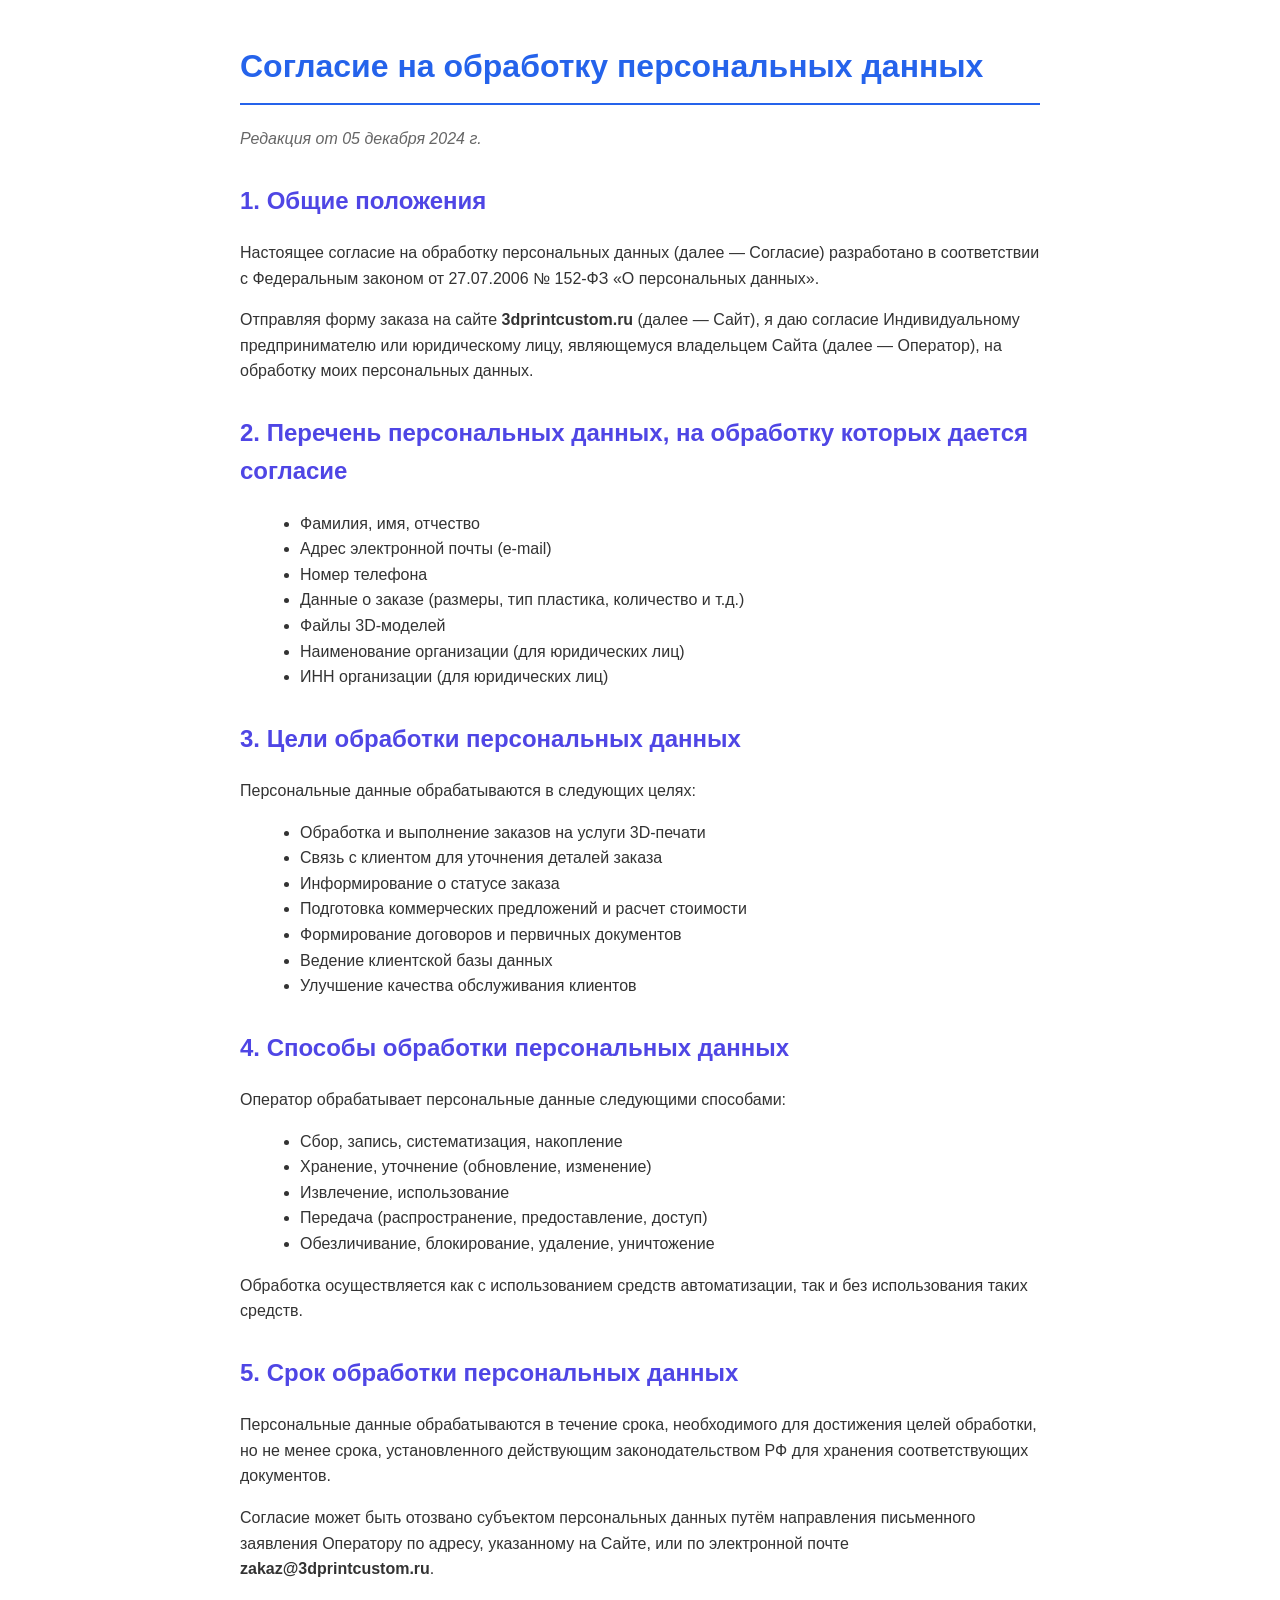
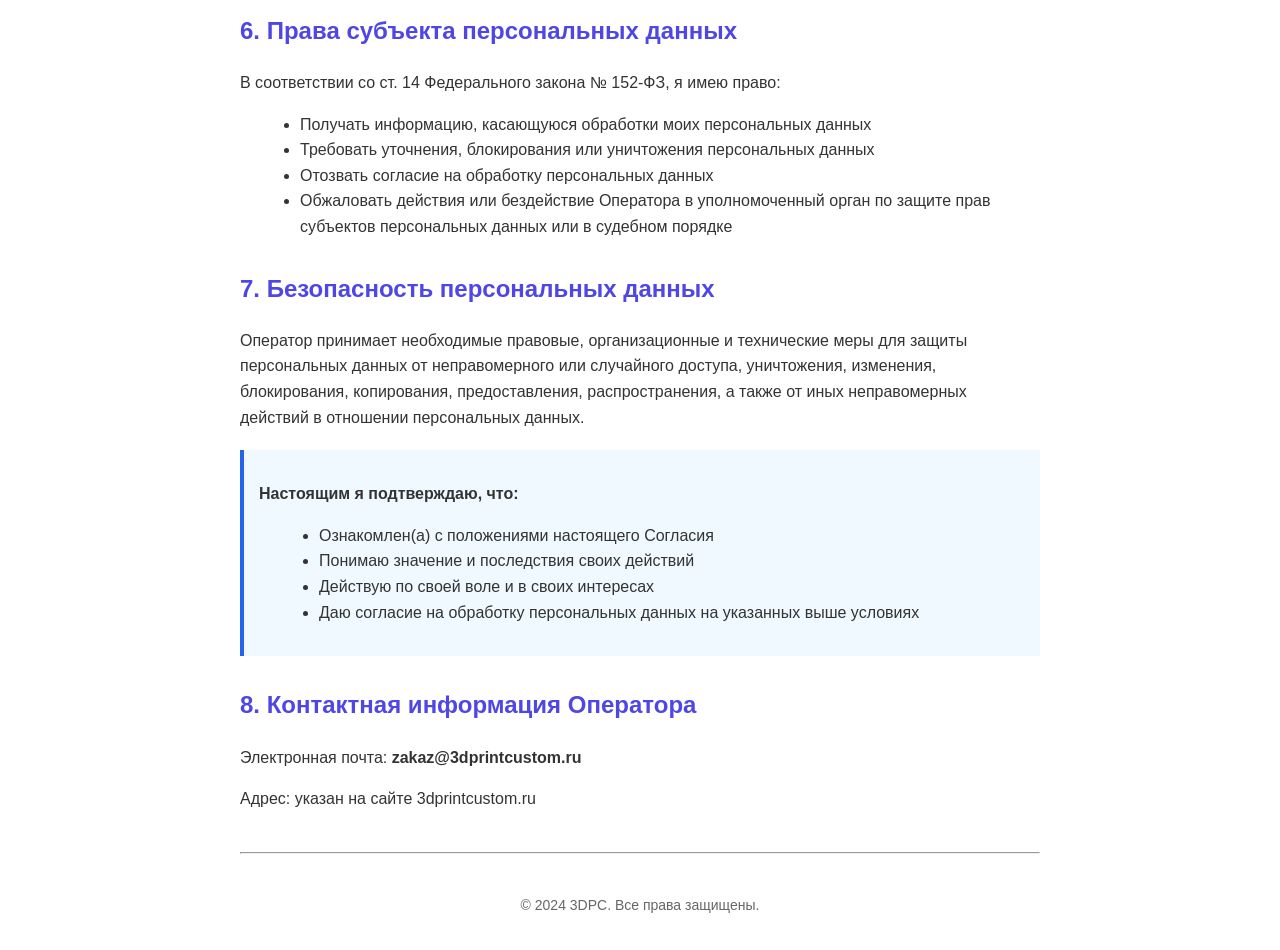
<file: public/privacy-policy.html>
<!DOCTYPE html>
<html lang="ru">
<head>
    <meta charset="UTF-8">
    <meta name="viewport" content="width=device-width, initial-scale=1.0">
    <title>Согласие на обработку персональных данных - 3DPC</title>
    <style>
        body {
            font-family: Arial, sans-serif;
            line-height: 1.6;
            max-width: 800px;
            margin: 0 auto;
            padding: 20px;
            color: #333;
        }
        h1 {
            color: #2563eb;
            border-bottom: 2px solid #2563eb;
            padding-bottom: 10px;
        }
        h2 {
            color: #4f46e5;
            margin-top: 30px;
        }
        .section {
            margin-bottom: 20px;
        }
        .date {
            color: #666;
            font-style: italic;
        }
        ul {
            margin-left: 20px;
        }
        .important {
            background-color: #f0f9ff;
            padding: 15px;
            border-left: 4px solid #2563eb;
            margin: 20px 0;
        }
    </style>
</head>
<body>
    <h1>Согласие на обработку персональных данных</h1>
    <p class="date">Редакция от 05 декабря 2024 г.</p>

    <div class="section">
        <h2>1. Общие положения</h2>
        <p>Настоящее согласие на обработку персональных данных (далее — Согласие) разработано в соответствии с Федеральным законом от 27.07.2006 № 152-ФЗ «О персональных данных».</p>
        <p>Отправляя форму заказа на сайте <strong>3dprintcustom.ru</strong> (далее — Сайт), я даю согласие Индивидуальному предпринимателю или юридическому лицу, являющемуся владельцем Сайта (далее — Оператор), на обработку моих персональных данных.</p>
    </div>

    <div class="section">
        <h2>2. Перечень персональных данных, на обработку которых дается согласие</h2>
        <ul>
            <li>Фамилия, имя, отчество</li>
            <li>Адрес электронной почты (e-mail)</li>
            <li>Номер телефона</li>
            <li>Данные о заказе (размеры, тип пластика, количество и т.д.)</li>
            <li>Файлы 3D-моделей</li>
            <li>Наименование организации (для юридических лиц)</li>
            <li>ИНН организации (для юридических лиц)</li>
        </ul>
    </div>

    <div class="section">
        <h2>3. Цели обработки персональных данных</h2>
        <p>Персональные данные обрабатываются в следующих целях:</p>
        <ul>
            <li>Обработка и выполнение заказов на услуги 3D-печати</li>
            <li>Связь с клиентом для уточнения деталей заказа</li>
            <li>Информирование о статусе заказа</li>
            <li>Подготовка коммерческих предложений и расчет стоимости</li>
            <li>Формирование договоров и первичных документов</li>
            <li>Ведение клиентской базы данных</li>
            <li>Улучшение качества обслуживания клиентов</li>
        </ul>
    </div>

    <div class="section">
        <h2>4. Способы обработки персональных данных</h2>
        <p>Оператор обрабатывает персональные данные следующими способами:</p>
        <ul>
            <li>Сбор, запись, систематизация, накопление</li>
            <li>Хранение, уточнение (обновление, изменение)</li>
            <li>Извлечение, использование</li>
            <li>Передача (распространение, предоставление, доступ)</li>
            <li>Обезличивание, блокирование, удаление, уничтожение</li>
        </ul>
        <p>Обработка осуществляется как с использованием средств автоматизации, так и без использования таких средств.</p>
    </div>

    <div class="section">
        <h2>5. Срок обработки персональных данных</h2>
        <p>Персональные данные обрабатываются в течение срока, необходимого для достижения целей обработки, но не менее срока, установленного действующим законодательством РФ для хранения соответствующих документов.</p>
        <p>Согласие может быть отозвано субъектом персональных данных путём направления письменного заявления Оператору по адресу, указанному на Сайте, или по электронной почте <strong>zakaz@3dprintcustom.ru</strong>.</p>
    </div>

    <div class="section">
        <h2>6. Права субъекта персональных данных</h2>
        <p>В соответствии со ст. 14 Федерального закона № 152-ФЗ, я имею право:</p>
        <ul>
            <li>Получать информацию, касающуюся обработки моих персональных данных</li>
            <li>Требовать уточнения, блокирования или уничтожения персональных данных</li>
            <li>Отозвать согласие на обработку персональных данных</li>
            <li>Обжаловать действия или бездействие Оператора в уполномоченный орган по защите прав субъектов персональных данных или в судебном порядке</li>
        </ul>
    </div>

    <div class="section">
        <h2>7. Безопасность персональных данных</h2>
        <p>Оператор принимает необходимые правовые, организационные и технические меры для защиты персональных данных от неправомерного или случайного доступа, уничтожения, изменения, блокирования, копирования, предоставления, распространения, а также от иных неправомерных действий в отношении персональных данных.</p>
    </div>

    <div class="important">
        <p><strong>Настоящим я подтверждаю, что:</strong></p>
        <ul>
            <li>Ознакомлен(а) с положениями настоящего Согласия</li>
            <li>Понимаю значение и последствия своих действий</li>
            <li>Действую по своей воле и в своих интересах</li>
            <li>Даю согласие на обработку персональных данных на указанных выше условиях</li>
        </ul>
    </div>

    <div class="section">
        <h2>8. Контактная информация Оператора</h2>
        <p>Электронная почта: <strong>zakaz@3dprintcustom.ru</strong></p>
        <p>Адрес: указан на сайте 3dprintcustom.ru</p>
    </div>

    <hr style="margin: 40px 0;">
    <p style="text-align: center; color: #666; font-size: 14px;">
        © 2024 3DPC. Все права защищены.
    </p>
</body>
</html>
</file>
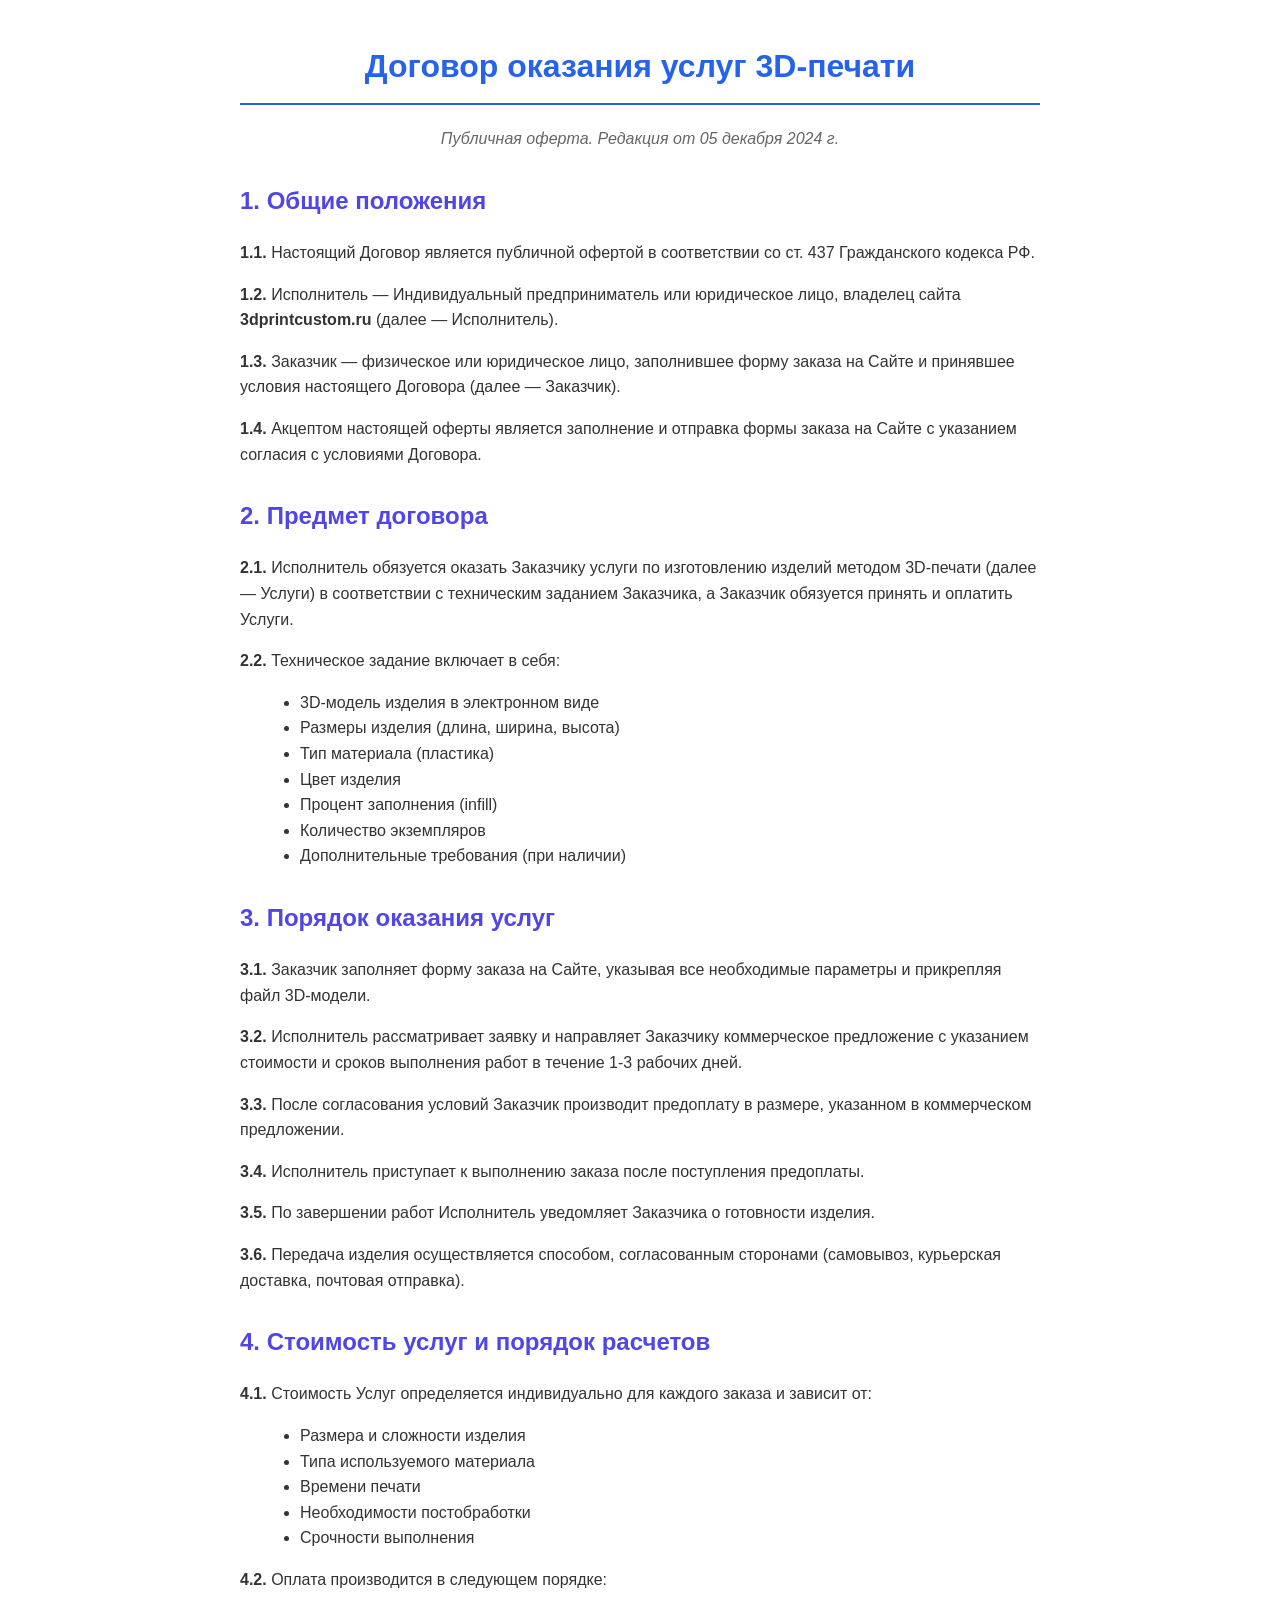
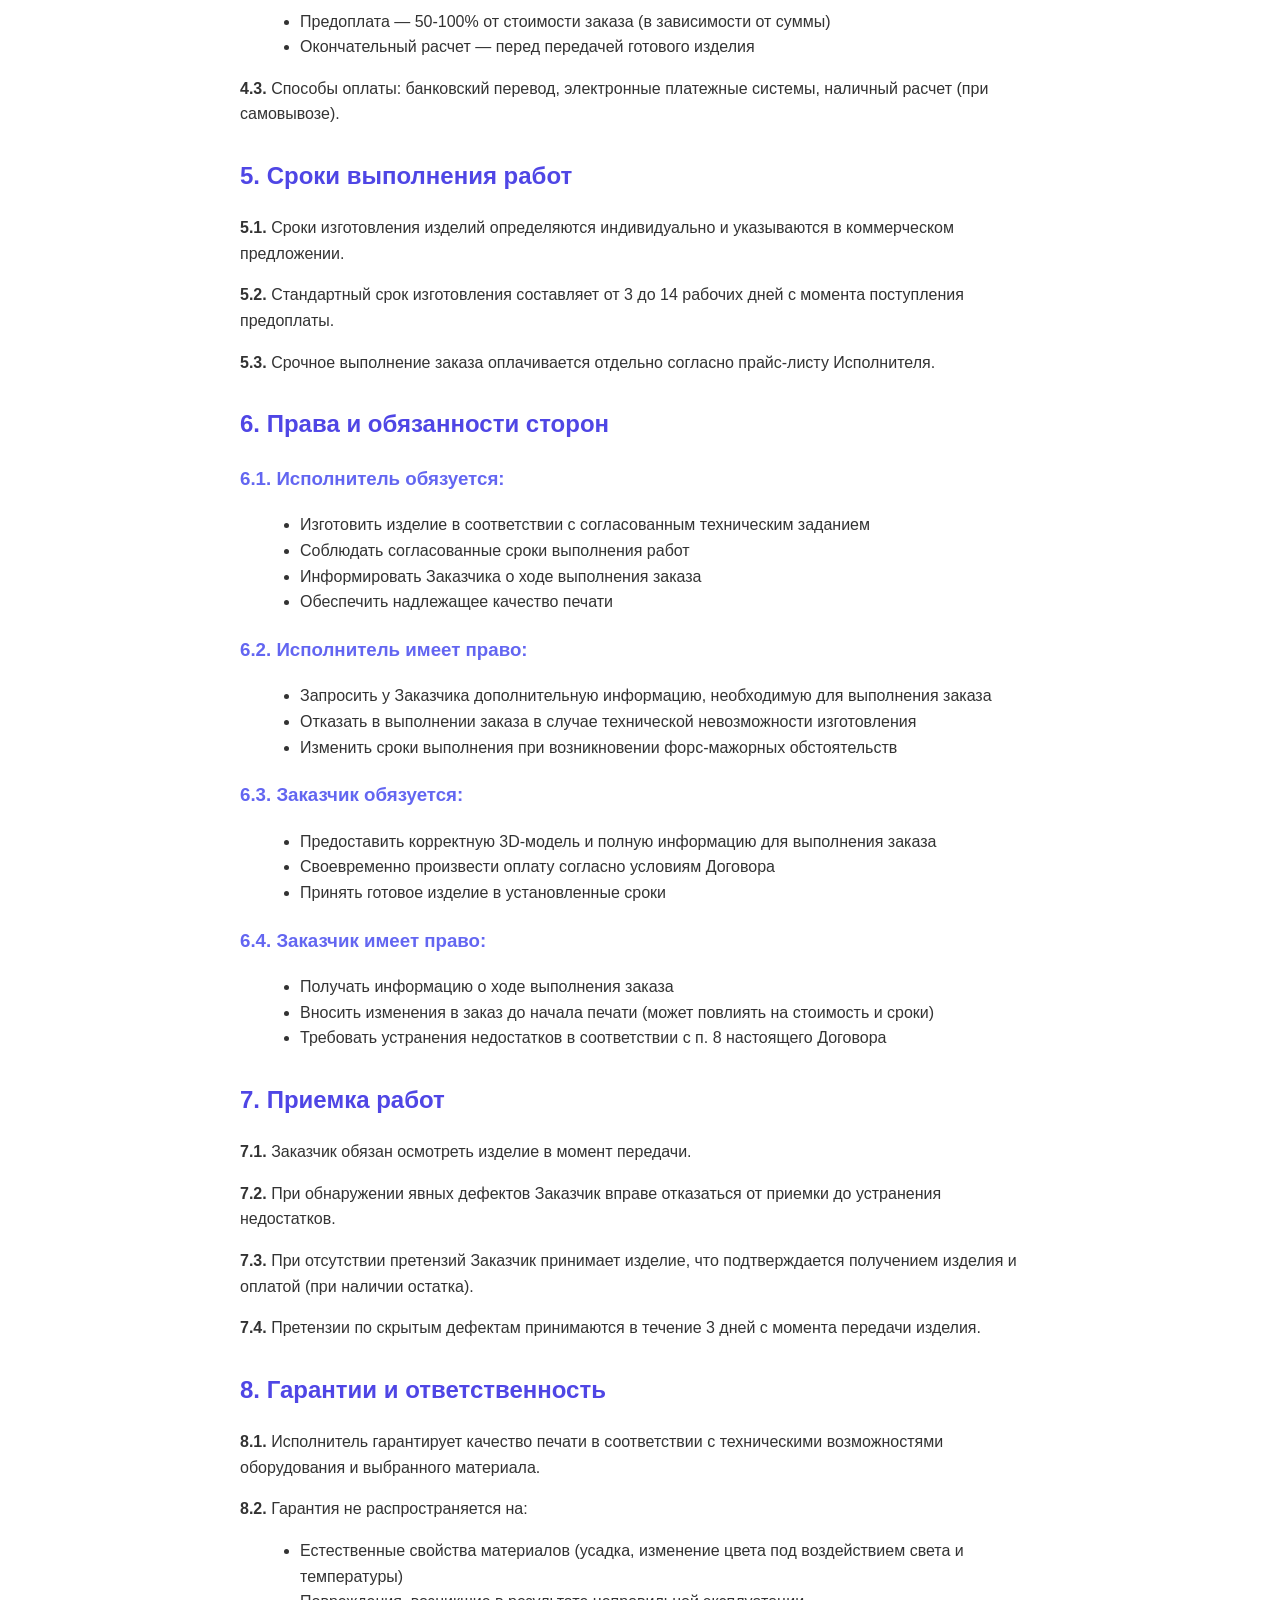
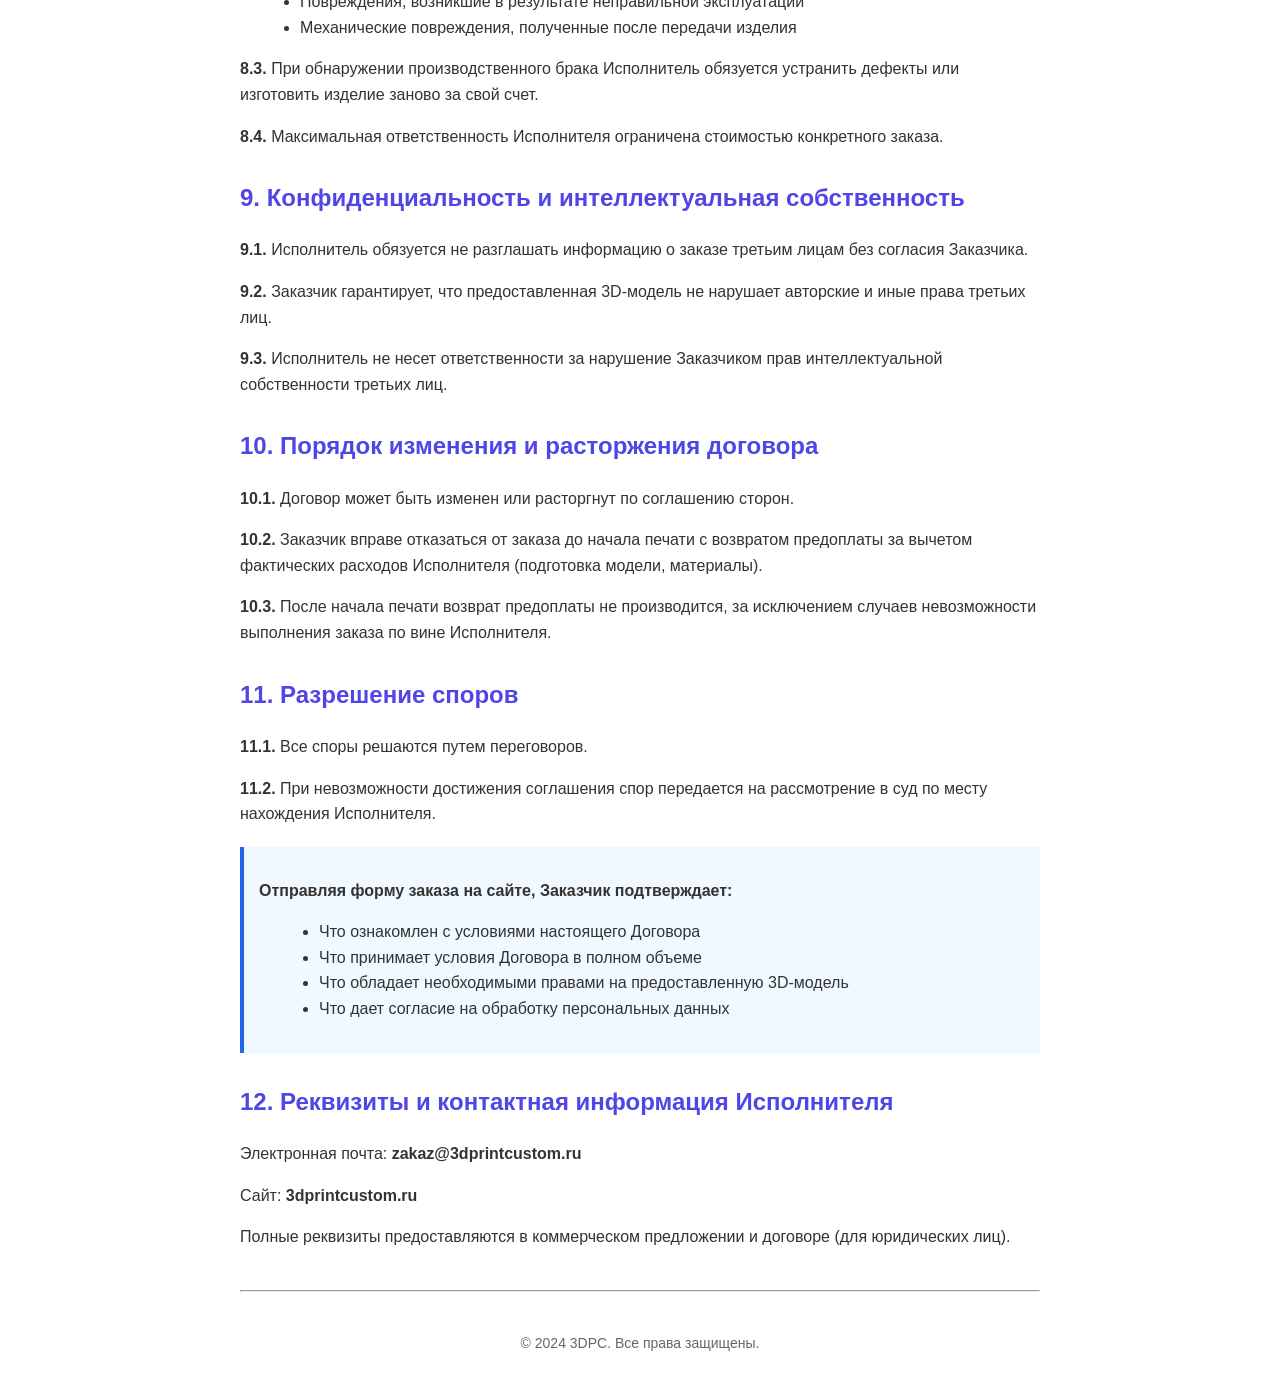
<file: public/service-agreement.html>
<!DOCTYPE html>
<html lang="ru">
<head>
    <meta charset="UTF-8">
    <meta name="viewport" content="width=device-width, initial-scale=1.0">
    <title>Договор оказания услуг - 3DPC</title>
    <style>
        body {
            font-family: Arial, sans-serif;
            line-height: 1.6;
            max-width: 800px;
            margin: 0 auto;
            padding: 20px;
            color: #333;
        }
        h1 {
            color: #2563eb;
            border-bottom: 2px solid #2563eb;
            padding-bottom: 10px;
            text-align: center;
        }
        h2 {
            color: #4f46e5;
            margin-top: 30px;
        }
        h3 {
            color: #6366f1;
            margin-top: 20px;
        }
        .section {
            margin-bottom: 20px;
        }
        .date {
            color: #666;
            font-style: italic;
            text-align: center;
        }
        ul, ol {
            margin-left: 20px;
        }
        .important {
            background-color: #f0f9ff;
            padding: 15px;
            border-left: 4px solid #2563eb;
            margin: 20px 0;
        }
        table {
            width: 100%;
            border-collapse: collapse;
            margin: 20px 0;
        }
        table th, table td {
            border: 1px solid #ddd;
            padding: 12px;
            text-align: left;
        }
        table th {
            background-color: #f3f4f6;
            font-weight: bold;
        }
    </style>
</head>
<body>
    <h1>Договор оказания услуг 3D-печати</h1>
    <p class="date">Публичная оферта. Редакция от 05 декабря 2024 г.</p>

    <div class="section">
        <h2>1. Общие положения</h2>
        <p><strong>1.1.</strong> Настоящий Договор является публичной офертой в соответствии со ст. 437 Гражданского кодекса РФ.</p>
        <p><strong>1.2.</strong> Исполнитель — Индивидуальный предприниматель или юридическое лицо, владелец сайта <strong>3dprintcustom.ru</strong> (далее — Исполнитель).</p>
        <p><strong>1.3.</strong> Заказчик — физическое или юридическое лицо, заполнившее форму заказа на Сайте и принявшее условия настоящего Договора (далее — Заказчик).</p>
        <p><strong>1.4.</strong> Акцептом настоящей оферты является заполнение и отправка формы заказа на Сайте с указанием согласия с условиями Договора.</p>
    </div>

    <div class="section">
        <h2>2. Предмет договора</h2>
        <p><strong>2.1.</strong> Исполнитель обязуется оказать Заказчику услуги по изготовлению изделий методом 3D-печати (далее — Услуги) в соответствии с техническим заданием Заказчика, а Заказчик обязуется принять и оплатить Услуги.</p>
        <p><strong>2.2.</strong> Техническое задание включает в себя:</p>
        <ul>
            <li>3D-модель изделия в электронном виде</li>
            <li>Размеры изделия (длина, ширина, высота)</li>
            <li>Тип материала (пластика)</li>
            <li>Цвет изделия</li>
            <li>Процент заполнения (infill)</li>
            <li>Количество экземпляров</li>
            <li>Дополнительные требования (при наличии)</li>
        </ul>
    </div>

    <div class="section">
        <h2>3. Порядок оказания услуг</h2>
        <p><strong>3.1.</strong> Заказчик заполняет форму заказа на Сайте, указывая все необходимые параметры и прикрепляя файл 3D-модели.</p>
        <p><strong>3.2.</strong> Исполнитель рассматривает заявку и направляет Заказчику коммерческое предложение с указанием стоимости и сроков выполнения работ в течение 1-3 рабочих дней.</p>
        <p><strong>3.3.</strong> После согласования условий Заказчик производит предоплату в размере, указанном в коммерческом предложении.</p>
        <p><strong>3.4.</strong> Исполнитель приступает к выполнению заказа после поступления предоплаты.</p>
        <p><strong>3.5.</strong> По завершении работ Исполнитель уведомляет Заказчика о готовности изделия.</p>
        <p><strong>3.6.</strong> Передача изделия осуществляется способом, согласованным сторонами (самовывоз, курьерская доставка, почтовая отправка).</p>
    </div>

    <div class="section">
        <h2>4. Стоимость услуг и порядок расчетов</h2>
        <p><strong>4.1.</strong> Стоимость Услуг определяется индивидуально для каждого заказа и зависит от:</p>
        <ul>
            <li>Размера и сложности изделия</li>
            <li>Типа используемого материала</li>
            <li>Времени печати</li>
            <li>Необходимости постобработки</li>
            <li>Срочности выполнения</li>
        </ul>
        <p><strong>4.2.</strong> Оплата производится в следующем порядке:</p>
        <ul>
            <li>Предоплата — 50-100% от стоимости заказа (в зависимости от суммы)</li>
            <li>Окончательный расчет — перед передачей готового изделия</li>
        </ul>
        <p><strong>4.3.</strong> Способы оплаты: банковский перевод, электронные платежные системы, наличный расчет (при самовывозе).</p>
    </div>

    <div class="section">
        <h2>5. Сроки выполнения работ</h2>
        <p><strong>5.1.</strong> Сроки изготовления изделий определяются индивидуально и указываются в коммерческом предложении.</p>
        <p><strong>5.2.</strong> Стандартный срок изготовления составляет от 3 до 14 рабочих дней с момента поступления предоплаты.</p>
        <p><strong>5.3.</strong> Срочное выполнение заказа оплачивается отдельно согласно прайс-листу Исполнителя.</p>
    </div>

    <div class="section">
        <h2>6. Права и обязанности сторон</h2>
        
        <h3>6.1. Исполнитель обязуется:</h3>
        <ul>
            <li>Изготовить изделие в соответствии с согласованным техническим заданием</li>
            <li>Соблюдать согласованные сроки выполнения работ</li>
            <li>Информировать Заказчика о ходе выполнения заказа</li>
            <li>Обеспечить надлежащее качество печати</li>
        </ul>

        <h3>6.2. Исполнитель имеет право:</h3>
        <ul>
            <li>Запросить у Заказчика дополнительную информацию, необходимую для выполнения заказа</li>
            <li>Отказать в выполнении заказа в случае технической невозможности изготовления</li>
            <li>Изменить сроки выполнения при возникновении форс-мажорных обстоятельств</li>
        </ul>

        <h3>6.3. Заказчик обязуется:</h3>
        <ul>
            <li>Предоставить корректную 3D-модель и полную информацию для выполнения заказа</li>
            <li>Своевременно произвести оплату согласно условиям Договора</li>
            <li>Принять готовое изделие в установленные сроки</li>
        </ul>

        <h3>6.4. Заказчик имеет право:</h3>
        <ul>
            <li>Получать информацию о ходе выполнения заказа</li>
            <li>Вносить изменения в заказ до начала печати (может повлиять на стоимость и сроки)</li>
            <li>Требовать устранения недостатков в соответствии с п. 8 настоящего Договора</li>
        </ul>
    </div>

    <div class="section">
        <h2>7. Приемка работ</h2>
        <p><strong>7.1.</strong> Заказчик обязан осмотреть изделие в момент передачи.</p>
        <p><strong>7.2.</strong> При обнаружении явных дефектов Заказчик вправе отказаться от приемки до устранения недостатков.</p>
        <p><strong>7.3.</strong> При отсутствии претензий Заказчик принимает изделие, что подтверждается получением изделия и оплатой (при наличии остатка).</p>
        <p><strong>7.4.</strong> Претензии по скрытым дефектам принимаются в течение 3 дней с момента передачи изделия.</p>
    </div>

    <div class="section">
        <h2>8. Гарантии и ответственность</h2>
        <p><strong>8.1.</strong> Исполнитель гарантирует качество печати в соответствии с техническими возможностями оборудования и выбранного материала.</p>
        <p><strong>8.2.</strong> Гарантия не распространяется на:</p>
        <ul>
            <li>Естественные свойства материалов (усадка, изменение цвета под воздействием света и температуры)</li>
            <li>Повреждения, возникшие в результате неправильной эксплуатации</li>
            <li>Механические повреждения, полученные после передачи изделия</li>
        </ul>
        <p><strong>8.3.</strong> При обнаружении производственного брака Исполнитель обязуется устранить дефекты или изготовить изделие заново за свой счет.</p>
        <p><strong>8.4.</strong> Максимальная ответственность Исполнителя ограничена стоимостью конкретного заказа.</p>
    </div>

    <div class="section">
        <h2>9. Конфиденциальность и интеллектуальная собственность</h2>
        <p><strong>9.1.</strong> Исполнитель обязуется не разглашать информацию о заказе третьим лицам без согласия Заказчика.</p>
        <p><strong>9.2.</strong> Заказчик гарантирует, что предоставленная 3D-модель не нарушает авторские и иные права третьих лиц.</p>
        <p><strong>9.3.</strong> Исполнитель не несет ответственности за нарушение Заказчиком прав интеллектуальной собственности третьих лиц.</p>
    </div>

    <div class="section">
        <h2>10. Порядок изменения и расторжения договора</h2>
        <p><strong>10.1.</strong> Договор может быть изменен или расторгнут по соглашению сторон.</p>
        <p><strong>10.2.</strong> Заказчик вправе отказаться от заказа до начала печати с возвратом предоплаты за вычетом фактических расходов Исполнителя (подготовка модели, материалы).</p>
        <p><strong>10.3.</strong> После начала печати возврат предоплаты не производится, за исключением случаев невозможности выполнения заказа по вине Исполнителя.</p>
    </div>

    <div class="section">
        <h2>11. Разрешение споров</h2>
        <p><strong>11.1.</strong> Все споры решаются путем переговоров.</p>
        <p><strong>11.2.</strong> При невозможности достижения соглашения спор передается на рассмотрение в суд по месту нахождения Исполнителя.</p>
    </div>

    <div class="important">
        <p><strong>Отправляя форму заказа на сайте, Заказчик подтверждает:</strong></p>
        <ul>
            <li>Что ознакомлен с условиями настоящего Договора</li>
            <li>Что принимает условия Договора в полном объеме</li>
            <li>Что обладает необходимыми правами на предоставленную 3D-модель</li>
            <li>Что дает согласие на обработку персональных данных</li>
        </ul>
    </div>

    <div class="section">
        <h2>12. Реквизиты и контактная информация Исполнителя</h2>
        <p>Электронная почта: <strong>zakaz@3dprintcustom.ru</strong></p>
        <p>Сайт: <strong>3dprintcustom.ru</strong></p>
        <p>Полные реквизиты предоставляются в коммерческом предложении и договоре (для юридических лиц).</p>
    </div>

    <hr style="margin: 40px 0;">
    <p style="text-align: center; color: #666; font-size: 14px;">
        © 2024 3DPC. Все права защищены.
    </p>
</body>
</html>
</file>
